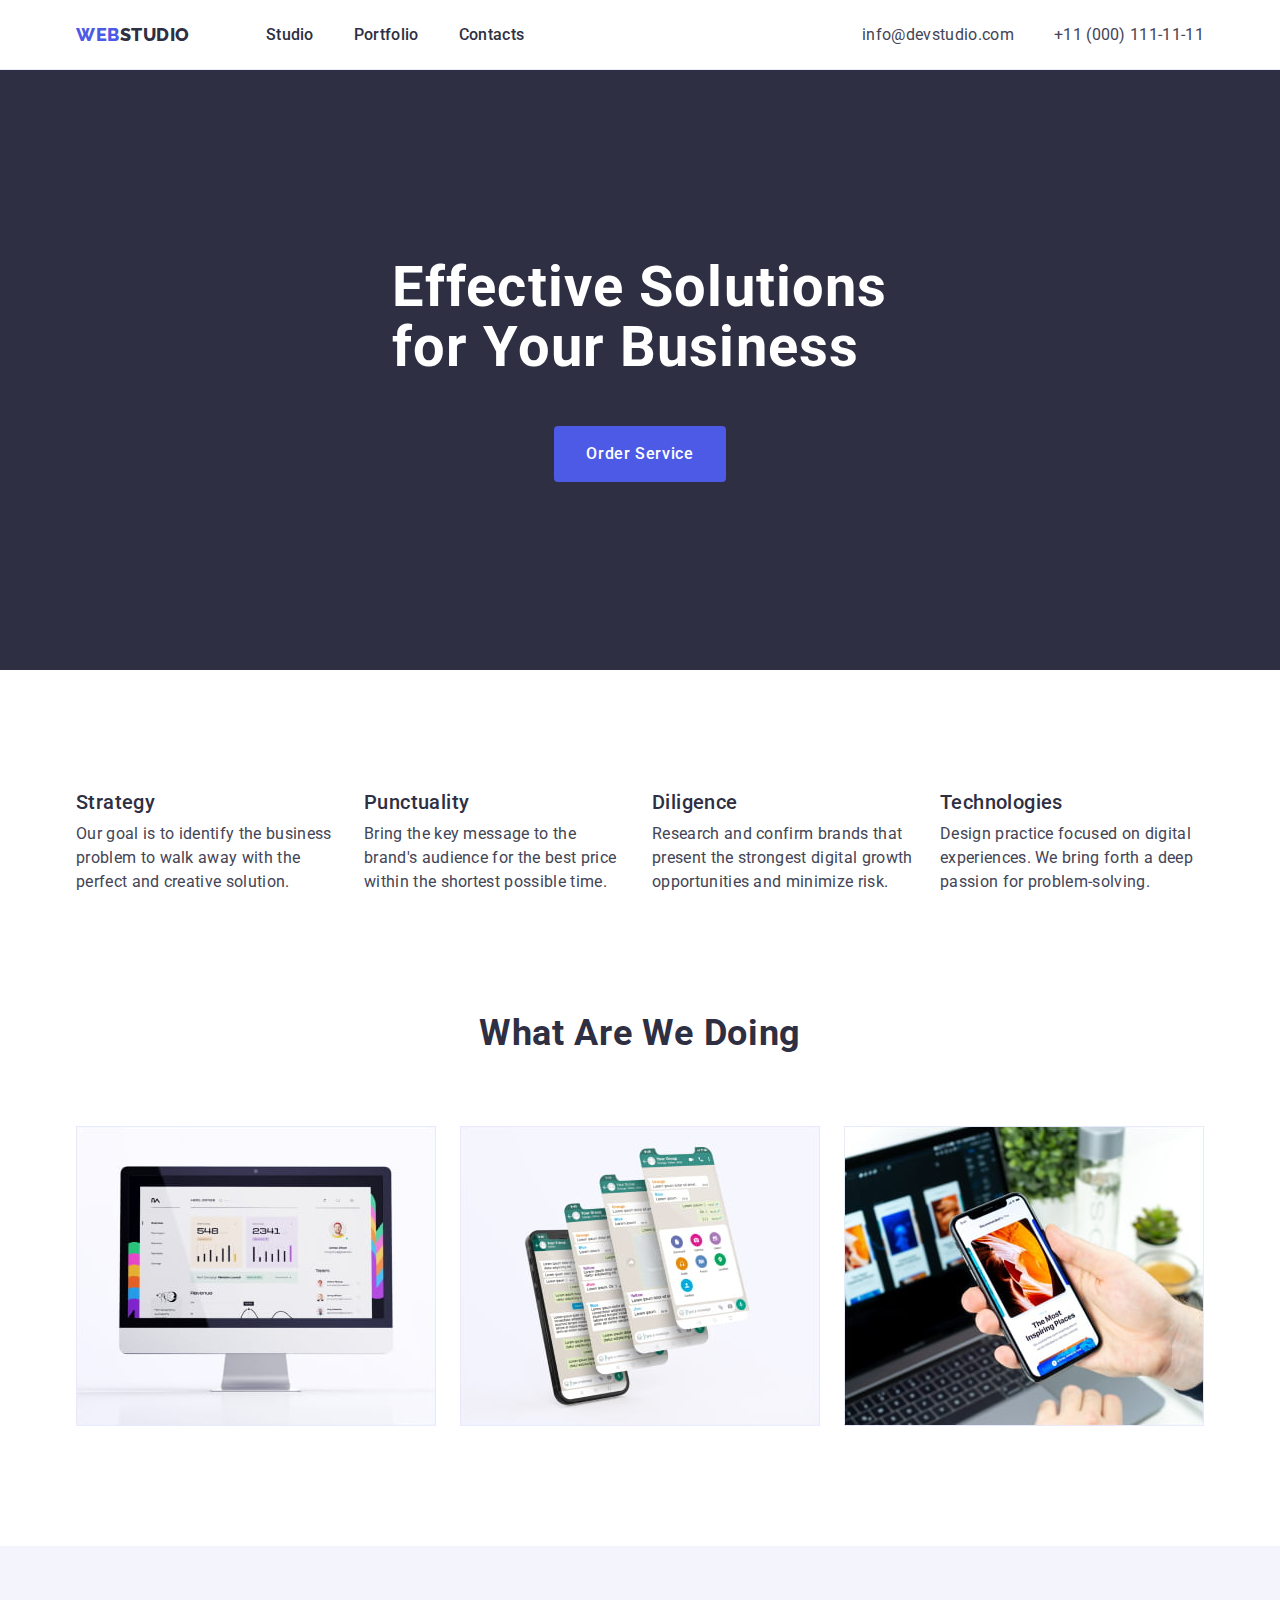
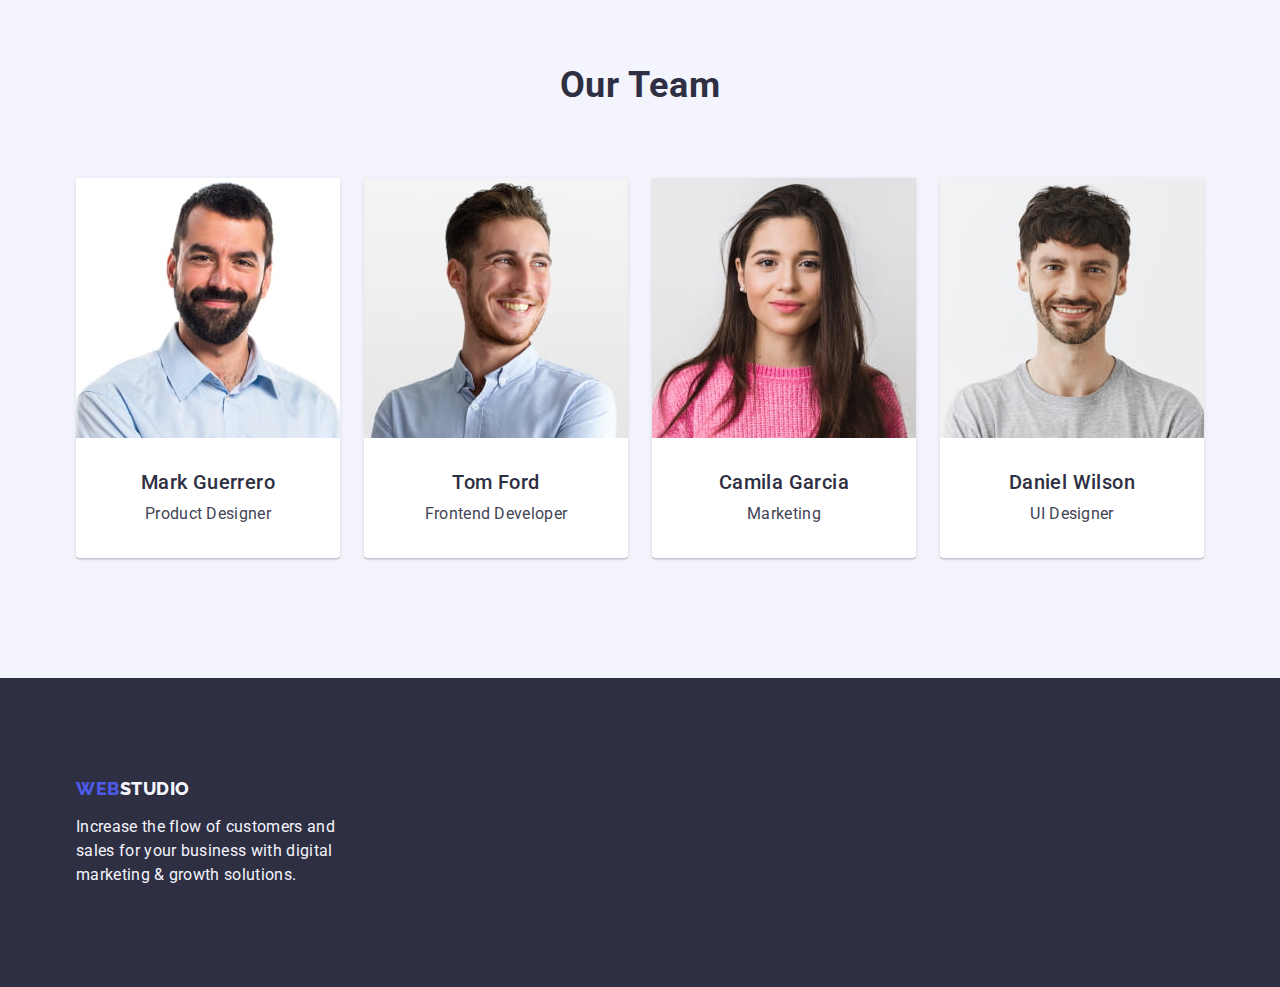
<file: index.html>
<!DOCTYPE html>
<html lang="en">
  <head>
    <meta charset="UTF-8" />
    <meta http-equiv="X-UA-Compatible" content="IE=edge" />
    <meta name="viewport" content="width=device-width, initial-scale=1.0" />
    <title>WebStudio</title>
    <!-- FONTS -->
    <link rel="preconnect" href="https://fonts.googleapis.com" />
    <link rel="preconnect" href="https://fonts.gstatic.com" crossorigin />
    <link
      href="https://fonts.googleapis.com/css2?family=Raleway:wght@800&family=Roboto:wght@400;500;700;900&display=swap"
      rel="stylesheet"
    />
    <!-- STYLES -->
    <link
      rel="stylesheet"
      href="https://cdnjs.cloudflare.com/ajax/libs/modern-normalize/1.1.0/modern-normalize.min.css"
    />
    <link rel="stylesheet" href="./css/styles.css" />
  </head>
  <body>
    <!-- HEADER -->
    <header class="page-header">
      <div class="page-header-container container">
        <nav class="page-nav">
          <a class="logo link" href="./index.html">
            Web<span class="logo-header">Studio</span>
          </a>
          <ul class="site-nav-list list">
            <li>
              <a class="link" href="./index.html">Studio</a>
            </li>
            <li>
              <a class="link" href="./portfolio.html">Portfolio</a>
            </li>
            <li>
              <a class="link" href="">Contacts</a>
            </li>
          </ul>
        </nav>
        <address class="contacts">
          <ul class="contacts-list list">
            <li>
              <a class="link" href="mailto:info@devstudio.com">
                info@devstudio.com
              </a>
            </li>
            <li>
              <a class="link" href="tel:+110001111111">+11 (000) 111-11-11</a>
            </li>
          </ul>
        </address>
      </div>
    </header>
    <main>
      <!-- HERO -->
      <section class="hero">
        <div class="container">
          <h1 class="hero-title">Effective Solutions for Your Business</h1>
          <button class="button primary" type="button">Order Service</button>
        </div>
      </section>
      <!-- FEATURES -->
      <section class="features section">
        <div class="container">
          <h2 class="title visually-hidden">Features</h2>
          <ul class="features-list list">
            <li class="features-list-item">
              <h3 class="feature-title">Strategy</h3>
              <p class="feature-descr">
                Our goal is to identify the business problem to walk away with
                the perfect and creative solution.
              </p>
            </li>
            <li class="features-list-item">
              <h3 class="feature-title">Punctuality</h3>
              <p class="feature-descr">
                Bring the key message to the brand's audience for the best price
                within the shortest possible time.
              </p>
            </li>
            <li class="features-list-item">
              <h3 class="feature-title">Diligence</h3>
              <p class="feature-descr">
                Research and confirm brands that present the strongest digital
                growth opportunities and minimize risk.
              </p>
            </li>
            <li class="features-list-item">
              <h3 class="feature-title">Technologies</h3>
              <p class="feature-descr">
                Design practice focused on digital experiences. We bring forth a
                deep passion for problem-solving.
              </p>
            </li>
          </ul>
        </div>
      </section>
      <!-- GALLERY -->
      <section class="gallery section">
        <div class="container">
          <h2 class="title">What are we doing</h2>
          <ul class="gallery-list list">
            <li class="gallery-list-item">
              <img
                src="./images/gallery/img-1.jpg"
                alt="Desktop application"
                width="360"
                height="300"
              />
            </li>
            <li class="gallery-list-item">
              <img
                src="./images/gallery/img-2.jpg"
                alt="Mobile application"
                width="360"
                height="300"
              />
            </li>
            <li class="gallery-list-item">
              <img
                src="./images/gallery/img-3.jpg"
                alt="Mobile and desktop application"
                width="360"
                height="300"
              />
            </li>
          </ul>
        </div>
      </section>
      <!-- EMPLOYEES -->
      <section class="employees section">
        <div class="container">
          <h2 class="title">Our Team</h2>
          <ul class="employees-list list">
            <li class="employees-list-item">
              <img
                src="./images/employees/mark-guerrero.jpg"
                alt="Mark Guerrero's photo"
                width="264"
                height="260"
              />
              <div class="employee-data">
                <h3 class="employee-name">Mark Guerrero</h3>
                <p class="employee-position">Product Designer</p>
              </div>
            </li>
            <li class="employees-list-item">
              <img
                src="./images/employees/tom-ford.jpg"
                alt="Tom Ford's photo"
                width="264"
                height="260"
              />
              <div class="employee-data">
                <h3 class="employee-name">Tom Ford</h3>
                <p class="employee-position">Frontend Developer</p>
              </div>
            </li>
            <li class="employees-list-item">
              <img
                src="./images/employees/camila-garcia.jpg"
                alt="Camila Garcia's photo"
                width="264"
                height="260"
              />
              <div class="employee-data">
                <h3 class="employee-name">Camila Garcia</h3>
                <p class="employee-position">Marketing</p>
              </div>
            </li>
            <li class="employees-list-item">
              <img
                src="./images/employees/daniel-wilson.jpg"
                alt="Daniel Wilson's photo"
                width="264"
                height="260"
              />
              <div class="employee-data">
                <h3 class="employee-name">Daniel Wilson</h3>
                <p class="employee-position">UI Designer</p>
              </div>
            </li>
          </ul>
        </div>
      </section>
    </main>
    <!-- FOOTER -->
    <footer class="footer">
      <div class="container">
        <a class="logo link" href="./index.html">
          Web<span class="logo-footer">Studio</span>
        </a>
        <p class="text">
          Increase the flow of customers and sales for your business with
          digital marketing & growth solutions.
        </p>
      </div>
    </footer>
  </body>
</html>
</file>
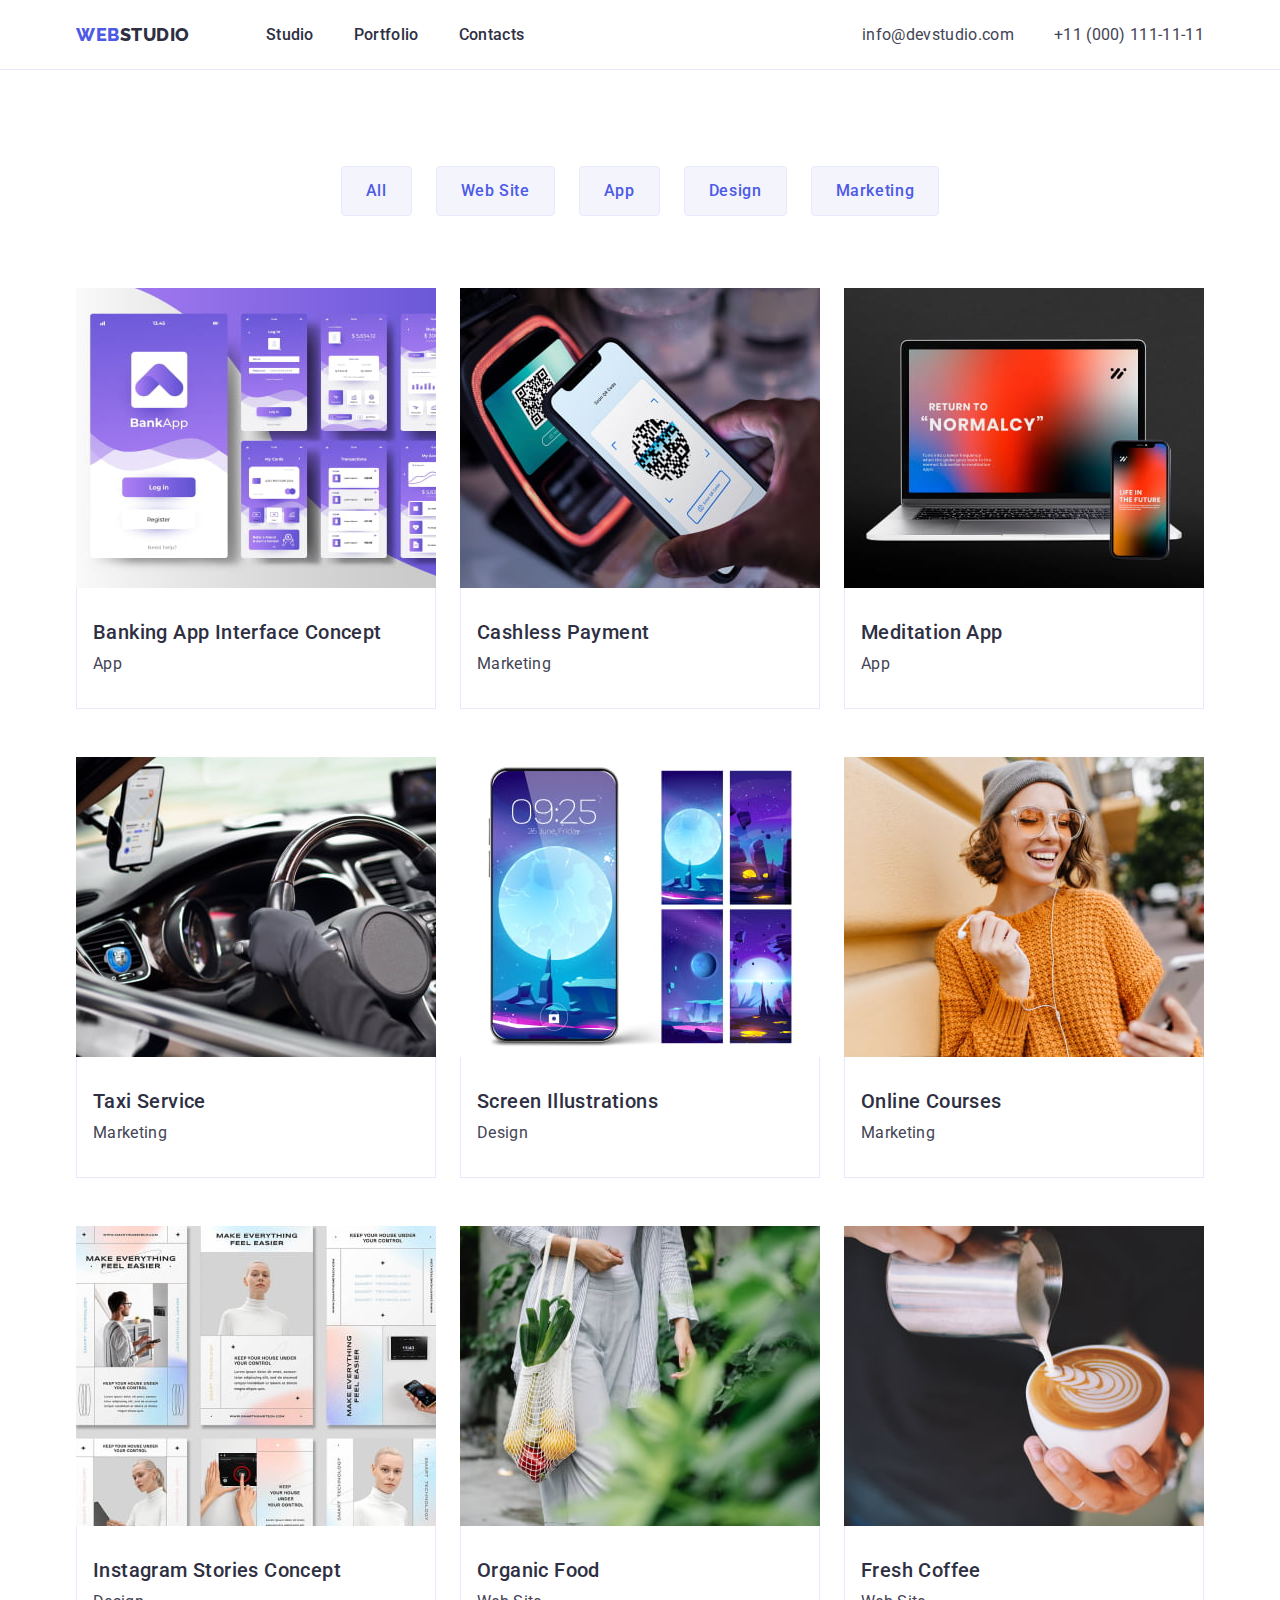
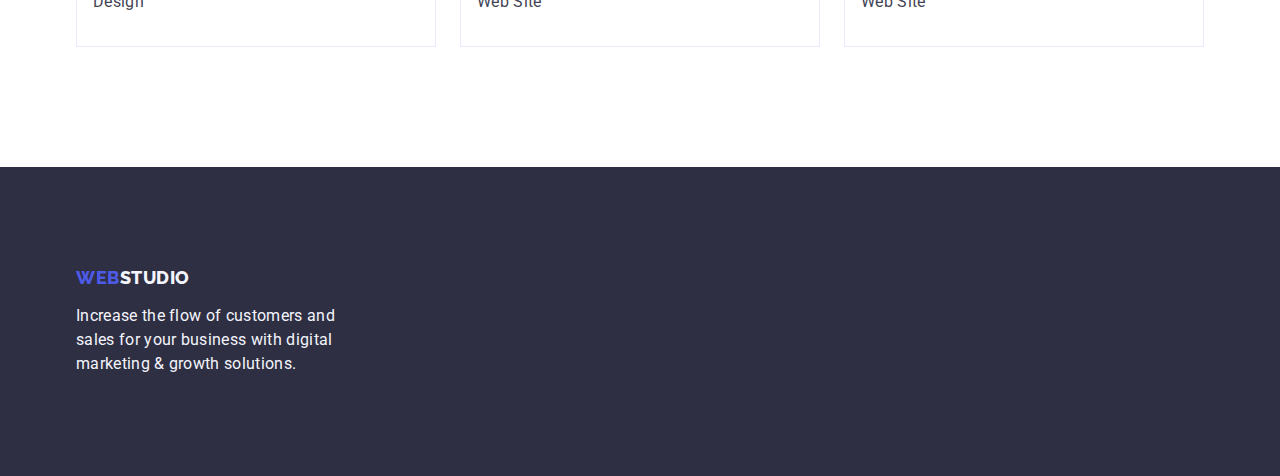
<file: portfolio.html>
<!DOCTYPE html>
<html lang="en">
  <head>
    <meta charset="UTF-8" />
    <meta http-equiv="X-UA-Compatible" content="IE=edge" />
    <meta name="viewport" content="width=device-width, initial-scale=1.0" />
    <title>WebStudio</title>
    <!-- FONTS -->
    <link rel="preconnect" href="https://fonts.googleapis.com" />
    <link rel="preconnect" href="https://fonts.gstatic.com" crossorigin />
    <link
      href="https://fonts.googleapis.com/css2?family=Raleway:wght@800&family=Roboto:wght@400;500;700;900&display=swap"
      rel="stylesheet"
    />
    <!-- STYLES -->
    <link
      rel="stylesheet"
      href="https://cdnjs.cloudflare.com/ajax/libs/modern-normalize/1.1.0/modern-normalize.min.css"
    />
    <link rel="stylesheet" href="./css/styles.css" />
  </head>
  <body>
    <!-- HEADER -->
    <header class="page-header">
      <div class="page-header-container container">
        <nav class="page-nav">
          <a class="logo link" href="./index.html">
            Web<span class="logo-header">Studio</span>
          </a>
          <ul class="site-nav-list list">
            <li>
              <a class="link" href="./index.html">Studio</a>
            </li>
            <li>
              <a class="link" href="./portfolio.html">Portfolio</a>
            </li>
            <li>
              <a class="link" href="">Contacts</a>
            </li>
          </ul>
        </nav>
        <address class="contacts">
          <ul class="contacts-list list">
            <li>
              <a class="link" href="mailto:info@devstudio.com">
                info@devstudio.com
              </a>
            </li>
            <li>
              <a class="link" href="tel:+110001111111">+11 (000) 111-11-11</a>
            </li>
          </ul>
        </address>
      </div>
    </header>
    <main>
      <!-- PORTFOLIO -->
      <section class="portfolio section">
        <div class="container">
          <h1 class="visually-hidden">Portfolio</h1>
          <!-- FILTER -->
          <ul class="filter-list list">
            <li>
              <button class="button filter" type="button">All</button>
            </li>
            <li>
              <button class="button filter" type="button">Web Site</button>
            </li>
            <li>
              <button class="button filter" type="button">App</button>
            </li>
            <li>
              <button class="button filter" type="button">Design</button>
            </li>
            <li>
              <button class="button filter" type="button">Marketing</button>
            </li>
          </ul>
          <!-- PROJECTS -->
          <ul class="projects-list list">
            <li class="project-list-item">
              <a class="link" href="">
                <img
                  src="./images/portfolio/img-1.jpg"
                  alt="Bank app screenshots"
                  width="360"
                  height="300"
                />
                <div class="project-data">
                  <h2 class="project-name">Banking App Interface Concept</h2>
                  <p class="project-category">App</p>
                </div>
              </a>
            </li>
            <li class="project-list-item">
              <a class="link" href="">
                <img
                  src="./images/portfolio/img-2.jpg"
                  alt="Payment by phone using qr-code"
                  width="360"
                  height="300"
                />
                <div class="project-data">
                  <h2 class="project-name">Cashless Payment</h2>
                  <p class="project-category">Marketing</p>
                </div>
              </a>
            </li>
            <li class="project-list-item">
              <a class="link" href="">
                <img
                  src="./images/portfolio/img-3.jpg"
                  alt="Cross-platform app on desktop and mobile"
                  width="360"
                  height="300"
                />
                <div class="project-data">
                  <h2 class="project-name">Meditation App</h2>
                  <p class="project-category">App</p>
                </div>
              </a>
            </li>
            <li class="project-list-item">
              <a class="link" href="">
                <img
                  src="./images/portfolio/img-4.jpg"
                  alt="The driver uses the mobile application"
                  width="360"
                  height="300"
                />
                <div class="project-data">
                  <h2 class="project-name">Taxi Service</h2>
                  <p class="project-category">Marketing</p>
                </div>
              </a>
            </li>
            <li class="project-list-item">
              <a class="link" href="">
                <img
                  src="./images/portfolio/img-5.jpg"
                  alt="Phone wallpaper"
                  width="360"
                  height="300"
                />
                <div class="project-data">
                  <h2 class="project-name">Screen Illustrations</h2>
                  <p class="project-category">Design</p>
                </div>
              </a>
            </li>
            <li class="project-list-item">
              <a class="link" href="">
                <img
                  src="./images/portfolio/img-6.jpg"
                  alt="Girl in headphones talking online on the phone"
                  width="360"
                  height="300"
                />
                <div class="project-data">
                  <h2 class="project-name">Online Courses</h2>
                  <p class="project-category">Marketing</p>
                </div>
              </a>
            </li>
            <li class="project-list-item">
              <a class="link" href="">
                <img
                  src="./images/portfolio/img-7.jpg"
                  alt="Post Templates"
                  width="360"
                  height="300"
                />
                <div class="project-data">
                  <h2 class="project-name">Instagram Stories Concept</h2>
                  <p class="project-category">Design</p>
                </div>
              </a>
            </li>
            <li class="project-list-item">
              <a class="link" href="">
                <img
                  src="./images/portfolio/img-8.jpg"
                  alt="Girl carries vegetables in a bag"
                  width="360"
                  height="300"
                />
                <div class="project-data">
                  <h2 class="project-name">Organic Food</h2>
                  <p class="project-category">Web Site</p>
                </div>
              </a>
            </li>
            <li class="project-list-item">
              <a class="link" href="">
                <img
                  src="./images/portfolio/img-9.jpg"
                  alt="Barista adds milk to coffee"
                  width="360"
                  height="300"
                />
                <div class="project-data">
                  <h2 class="project-name">Fresh Coffee</h2>
                  <p class="project-category">Web Site</p>
                </div>
              </a>
            </li>
          </ul>
        </div>
      </section>
    </main>
    <!-- FOOTER -->
    <footer class="footer">
      <div class="container">
        <a class="logo link" href="./index.html">
          Web<span class="logo-footer">Studio</span>
        </a>
        <p class="text">
          Increase the flow of customers and sales for your business with
          digital marketing & growth solutions.
        </p>
      </div>
    </footer>
  </body>
</html>
</file>
<file: css/styles.css>
:root {
  --primary-font-family: 'Roboto', sans-serif;
  --secondary-font-family: 'Raleway', sans-serif;

  --primary-text-color: #434455;
  --secondary-text-color: #2e2f42;
  --hero-text-color: #ffffff;
  --footer-text-color: #f4f4fd;
  --accent-color: #4d5ae5;
  --active-color: #404bbf;

  --primary-bg-color: #ffffff;
  --secondary-bg-color: #f4f4fd;
  --hero-and-footer-bg-color: #2e2f42;
}

body {
  font-family: var(--primary-font-family);
  color: var(--primary-text-color);
  background: var(--primary-bg-color);
}

/* 
// Reset elements' styles
*/

.link {
  text-decoration: none;
}

.list {
  list-style: none;
}

h1,
h2,
h3,
h4,
h5,
h6,
p {
  margin-top: 0;
  margin-bottom: 0;
}

ul,
ol {
  margin-top: 0;
  margin-bottom: 0;
  padding-left: 0;
}

button {
  cursor: pointer;
}

img {
  display: block;
  max-width: 100%;
  height: auto;
}

/* 
// Utilities
*/

.container {
  max-width: 1158px;
  margin-left: auto;
  margin-right: auto;
  padding-left: 15px;
  padding-right: 15px;

  /* outline: 1px solid tomato; */
}

.button {
  font-style: normal;
  font-weight: 500;
  font-size: 16px;
  line-height: 1.5;
  align-items: center;
  letter-spacing: 0.04em;
  border: 0;
  border-radius: 4px;
}

.section {
  padding-top: 120px;
  padding-bottom: 120px;
}

.section .title {
  margin-bottom: 72px;
  font-weight: 700;
  font-size: 36px;
  line-height: 1.11;
  text-align: center;
  letter-spacing: 0.02em;
  text-transform: capitalize;
  color: var(--secondary-text-color);
}

.visually-hidden {
  position: absolute;
  width: 1px;
  height: 1px;
  margin: -1px;
  border: 0;
  padding: 0;
  white-space: nowrap;
  clip-path: inset(100%);
  clip: rect(0 0 0 0);
  overflow: hidden;
}

/* 
// index.html
*/

/* Header */

.page-header {
  border-bottom: 1px solid #e7e9fc;
}

.page-header-container {
  display: flex;
  align-items: center;
}

.page-nav {
  display: flex;
  align-items: center;
}

.page-header-container .link {
  padding-top: 24px;
  padding-bottom: 24px;
}

/* Header Logo */

.logo {
  font-family: var(--secondary-font-family);
  font-weight: 800;
  font-size: 18px;
  line-height: 1.17;
  letter-spacing: 0.03em;
  text-transform: uppercase;

  color: var(--accent-color);
}

.logo-header {
  color: var(--secondary-text-color);
}

.page-nav > .logo {
  margin-right: 76px;
}

/* Header Navigation */

.site-nav-list {
  display: flex;
  gap: 40px;
}

.site-nav-list .link {
  font-weight: 500;
  font-size: 16px;
  line-height: 1.5;
  letter-spacing: 0.02em;
  color: var(--secondary-text-color);
}

.site-nav-list .link:hover,
.site-nav-list .link:focus {
  color: var(--active-color);
}

/* Header Contacts */

.contacts {
  font-style: normal;
  margin-left: auto;
}

.contacts-list {
  display: flex;
  gap: 40px;
}

.contacts .link {
  font-size: 16px;
  line-height: 1.5;
  letter-spacing: 0.02em;
  color: inherit;
}

.contacts .link:hover,
.contacts .link:focus {
  color: var(--active-color);
}

/* Hero */

.hero {
  padding-top: 188px;
  padding-bottom: 188px;
  background-color: var(--hero-and-footer-bg-color);
}

.hero-title {
  max-width: 496px;
  margin-left: auto;
  margin-right: auto;
  margin-bottom: 48px;

  font-weight: 700;
  font-size: 56px;
  line-height: 1.07;
  letter-spacing: 0.02em;

  color: var(--hero-text-color);
}

.button.primary {
  display: block;
  margin-left: auto;
  margin-right: auto;
  min-width: 169px;
  padding: 16px 32px;

  color: var(--hero-text-color);
  background-color: var(--accent-color);
}

.button.primary:hover,
.button.primary:focus {
  color: var(--hero-text-color);
  background-color: var(--active-color);
}

/* Features */

.features-list {
  display: flex;
  gap: 24px;
}

.features-list-item {
  flex-basis: calc((100% - 3 * 24px) / 4);
}

.feature-title {
  margin-bottom: 8px;
  font-weight: 500;
  font-size: 20px;
  line-height: 1.2;
  letter-spacing: 0.02em;
  color: var(--secondary-text-color);
}

.feature-descr {
  font-size: 16px;
  line-height: 1.5;
  letter-spacing: 0.02em;
}

/* Gallery */

.gallery.section {
  padding-top: 0;
}

.gallery-list {
  display: flex;
  gap: 24px;
}

.gallery-list-item {
  flex-basis: calc((100% - 48) / 3);
}

/* Employees */

.employees {
  background-color: var(--secondary-bg-color);
}

.employees-list {
  display: flex;
  gap: 24px;
}

.employees-list-item {
  flex-basis: calc((100% - 3 * 24) / 4);
  background-color: var(--primary-bg-color);
  border-radius: 0px 0px 4px 4px;
  box-shadow: 0px 1px 6px rgba(46, 47, 66, 0.08),
    0px 1px 1px rgba(46, 47, 66, 0.16), 0px 2px 1px rgba(46, 47, 66, 0.08);
}

.employee-data {
  padding: 32px 16px;
  text-align: center;
}

.employee-name {
  margin-bottom: 8px;
  font-weight: 500;
  font-size: 20px;
  line-height: 1.2;
  letter-spacing: 0.02em;
  color: var(--secondary-text-color);
}

.employee-position {
  font-size: 16px;
  line-height: 1.5;
  letter-spacing: 0.02em;
}

/* Footer */

.footer {
  padding-top: 100px;
  padding-bottom: 100px;
  background-color: var(--hero-and-footer-bg-color);
}

.footer .logo {
  display: inline-block;
  margin-bottom: 16px;
}

.logo-footer {
  color: var(--footer-text-color);
}

.footer .text {
  max-width: 264px;

  font-size: 16px;
  line-height: 1.5;
  letter-spacing: 0.02em;
  color: var(--footer-text-color);
}

/* 
// Portfolio
*/

.portfolio {
  padding-top: 96px;
  padding-bottom: 120px;
}

/* Portfolio Filter */

.filter-list {
  display: flex;
  justify-content: center;
  gap: 24px;
  margin-bottom: 72px;
}

.button.filter {
  padding: 12px 24px;
  color: var(--accent-color);
  background-color: var(--secondary-bg-color);
  border: 1px solid #e7e9fc;
}

.filter-list .button:hover,
.filter-list .button:focus {
  color: var(--hero-text-color);
  background-color: var(--active-color);
  border: 1px solid transparent;
}

/* Portfolio Projects */

.projects-list {
  display: flex;
  flex-wrap: wrap;
  gap: 24px;
  row-gap: 48px;
}

.project-list-item {
  flex-basis: calc((100% - 2 * 24px) / 3);
}

.project-data {
  padding: 32px 16px;
  border: 1px solid #e7e9fc;
  border-top: 0;
}

.projects-list .link {
  color: inherit;
}

.project-name {
  margin-bottom: 8px;
  font-weight: 500;
  font-size: 20px;
  line-height: 1.2;
  letter-spacing: 0.02em;
  color: var(--secondary-text-color);
}

.project-category {
  font-size: 16px;
  line-height: 1.5;
  letter-spacing: 0.02em;
}
</file>
